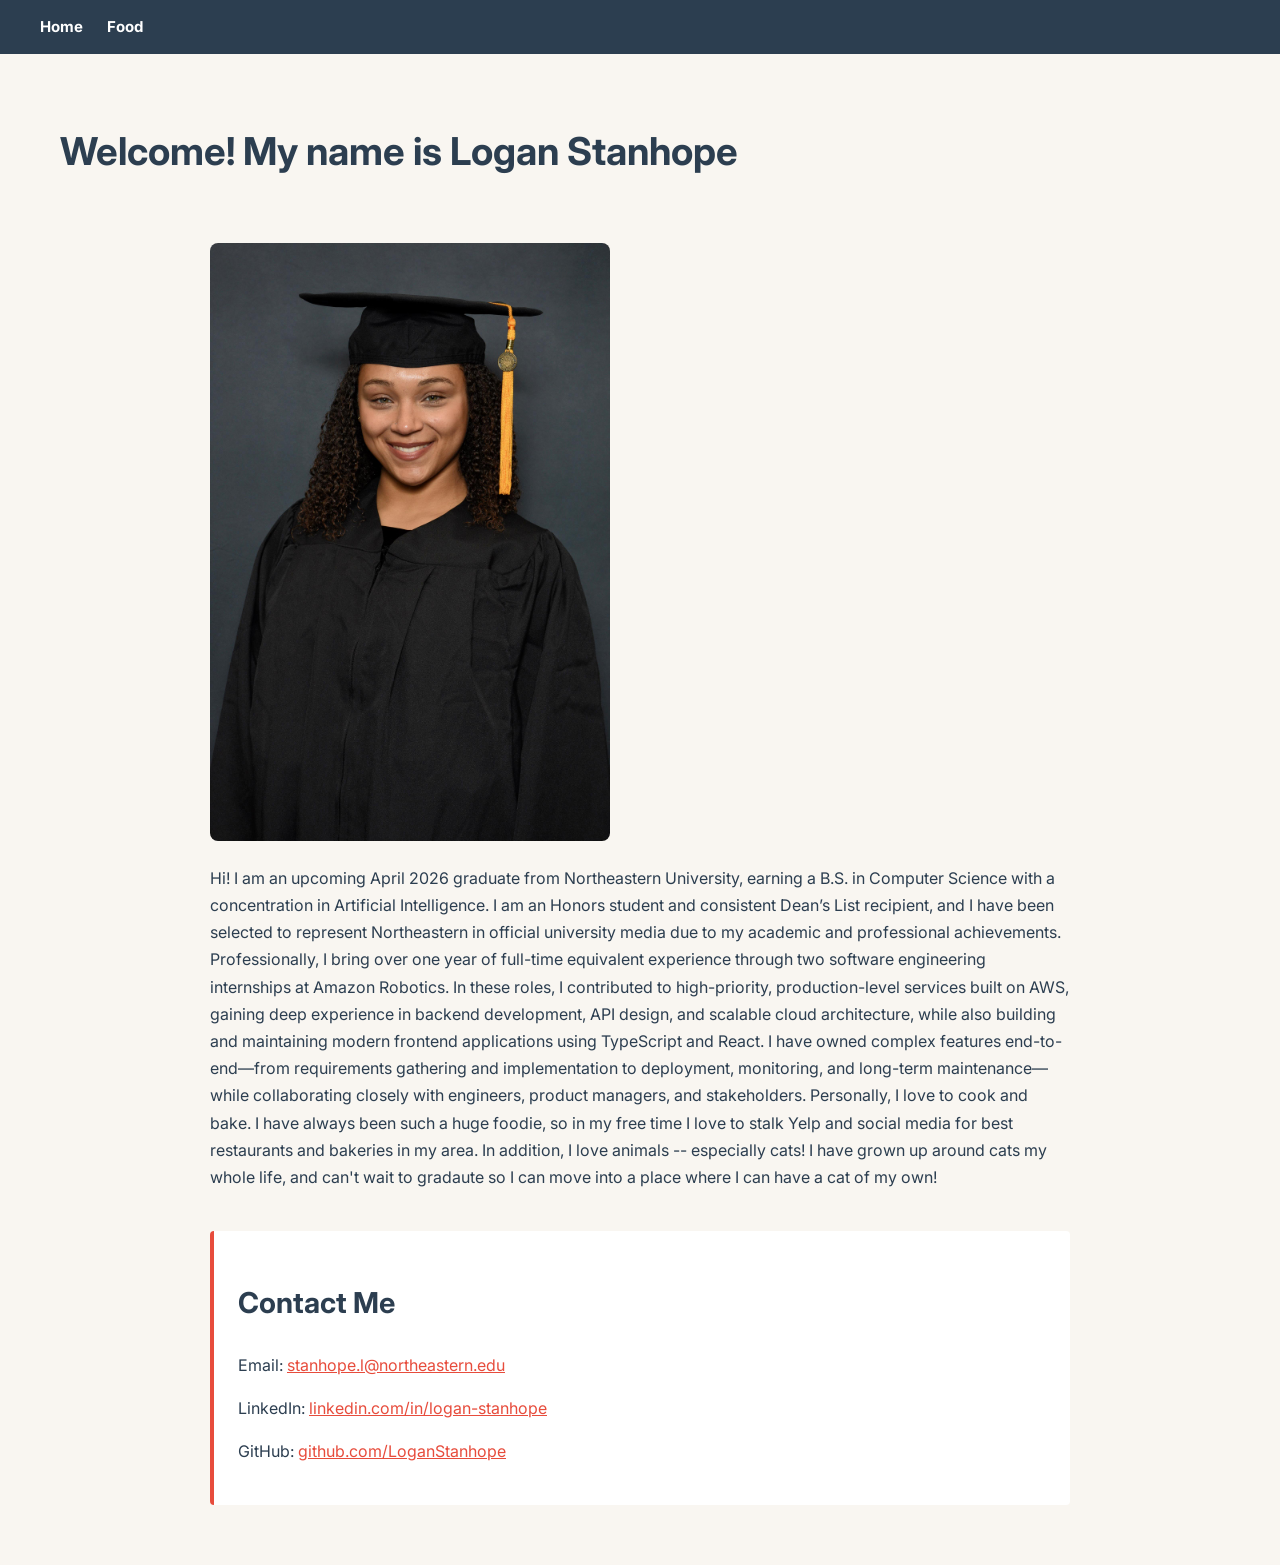
<file: index.html>
<!DOCTYPE html>
<html lang="en">
<head>
  <meta charset="UTF-8" />
  <meta name="viewport" content="width=device-width, initial-scale=1.0"/>
  <title>Your Name | Home</title>
  <link rel="stylesheet" href="style.css" />
  <!-- custom font from Google Fonts -->
  <link href="https://fonts.googleapis.com/css2?family=Inter:wght@400;700&display=swap" rel="stylesheet"/>
</head>
<body>

  <!-- nav-->
  <nav>
    <a href="index.html">Home</a>
    <a href="second-page.html">Food</a>
  </nav>

  <!-- main heading -->
  <header>
    <h1>Welcome! My name is Logan Stanhope</h1>
  </header>

  <main>
    <!-- image -->
    <img src="images/meInCapAndGown.jpg" alt="A photo of me graduating from Northeastern University" class="profile-img"/>

    <!-- 200+ word intro-->
    <section class="intro">
      <p>
        Hi! I am an upcoming April 2026 graduate from Northeastern University, earning a B.S. 
        in Computer Science with a concentration in Artificial Intelligence. I am an Honors student 
        and consistent Dean’s List recipient, and I have been selected to represent Northeastern in
       official university media due to my academic and professional achievements.
       Professionally, I bring over one year of full-time equivalent experience through two software 
       engineering internships at Amazon Robotics. In these roles, I contributed to high-priority,
        production-level services built on AWS, gaining deep experience in backend development, API design,
         and scalable cloud architecture, while also building and maintaining modern frontend applications 
         using TypeScript and React. I have owned complex features end-to-end—from requirements gathering 
         and implementation to deployment, monitoring, and long-term maintenance—while collaborating 
         closely with engineers, product managers, and stakeholders. Personally, I love to cook and bake. I 
         have always been such a huge foodie, so in my free time I love to stalk Yelp and social media for
         best restaurants and bakeries in my area. In addition, I love animals -- especially cats! I have grown
         up around cats my whole life, and can't wait to gradaute so I can move into a place where I can have a cat of my own!
 
      </p>
    </section>

    <!-- contact section -->
    <section class="contact">
      <h2>Contact Me</h2>
      <p>Email: <a href="mailto:stanhope.l@northeastern.edu">stanhope.l@northeastern.edu</a></p>
      <p>LinkedIn: <a href="https://www.linkedin.com/in/logan-stanhope/" target="_blank">linkedin.com/in/logan-stanhope</a></p>
      <p>GitHub: <a href="https://github.com/LoganStanhope" target="_blank">github.com/LoganStanhope</a></p>
    </section>
  </main>

</body>
</html>
</file>
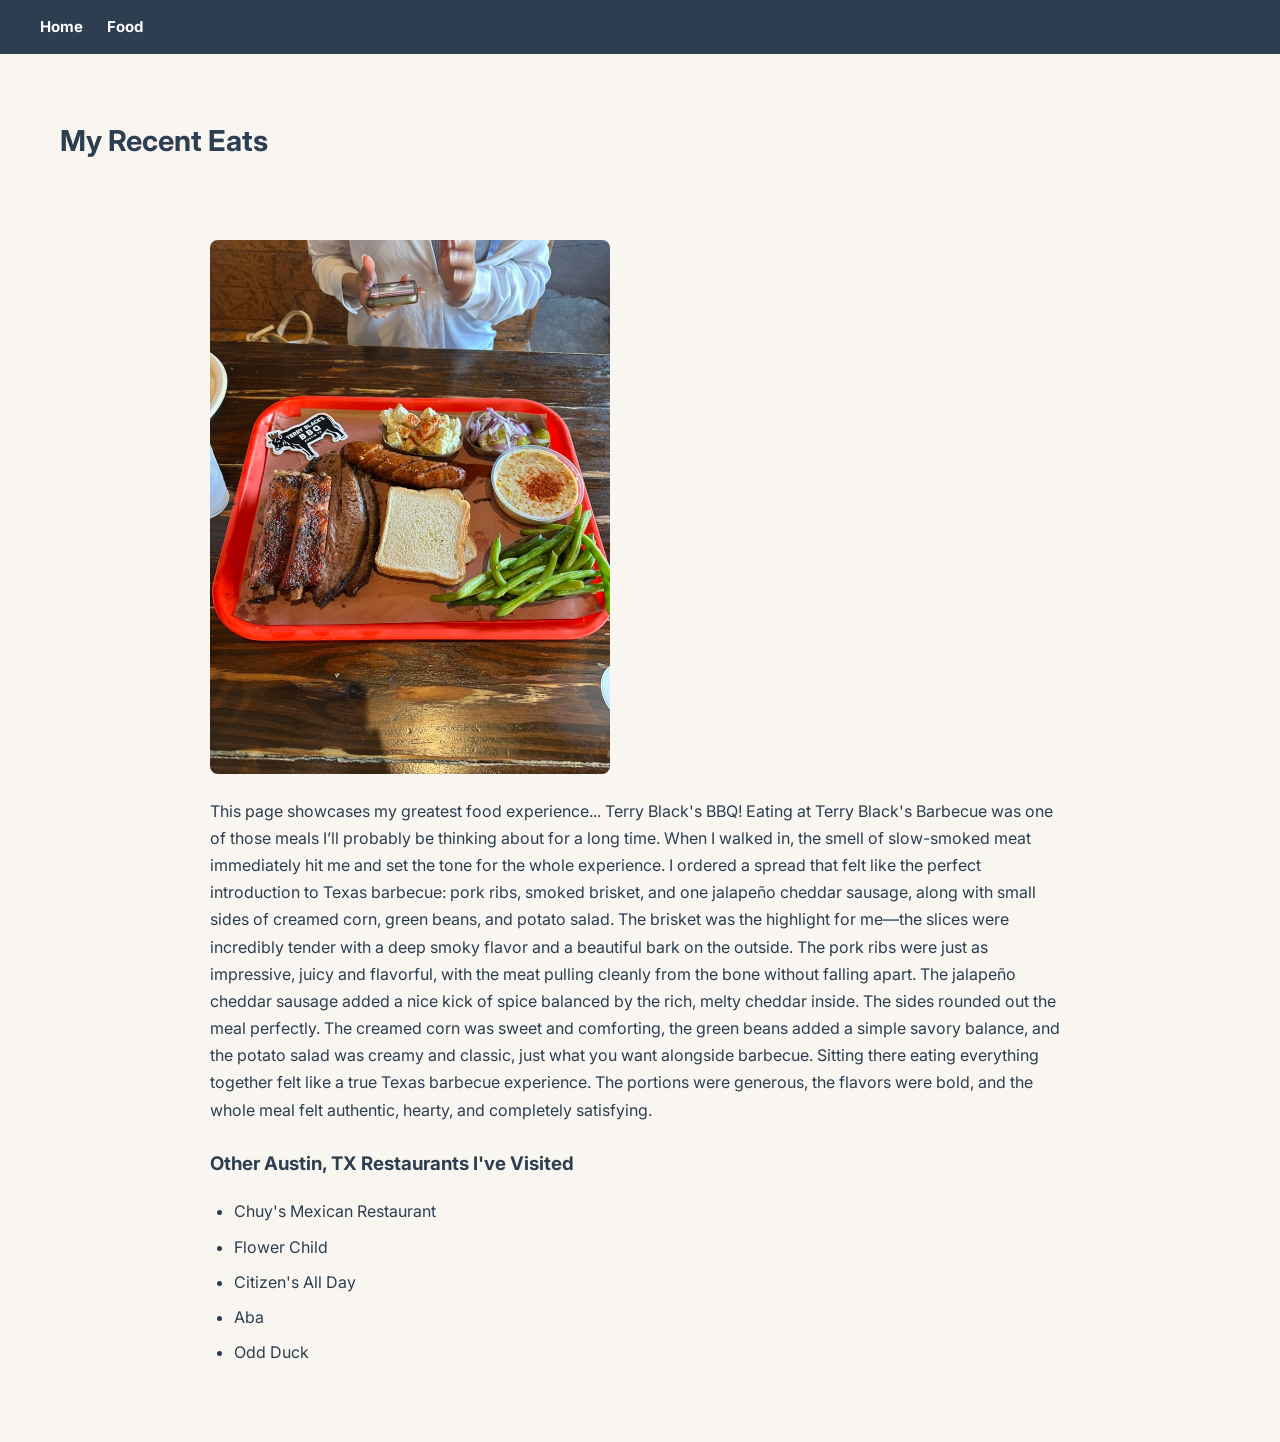
<file: second-page.html>
<!DOCTYPE html>
<html lang="en">
<head>
  <meta charset="UTF-8"/>
  <title>Your Name | Projects</title>
  <link rel="stylesheet" href="style.css"/>
  <link href="https://fonts.googleapis.com/css2?family=Inter:wght@400;700&display=swap" rel="stylesheet"/>
</head>
<body>

  <nav>
    <a href="index.html">Home</a>
    <a href="second-page.html">Food</a>
  </nav>

  <header>
    <!-- smaller heading than h1 on homepage -->
    <h2>My Recent Eats</h2>
  </header>

  <main>
    <img src="images/food.jpeg" alt="Picture of my food" class="food-img"/>

    <!-- 200+ word description (satisfies the descriptive text requirement) -->
    <section class="description">
      <p>
        This page showcases my greatest food experience... Terry Black's BBQ!
        Eating at Terry Black's Barbecue was one of those meals I’ll probably be thinking about for a 
        long time. When I walked in, the smell of slow-smoked meat immediately hit me and 
        set the tone for the whole experience. I ordered a spread that felt like the perfect 
        introduction to Texas barbecue: pork ribs, smoked brisket, and one jalapeño cheddar sausage, 
        along with small sides of creamed corn, green beans, and potato salad. The brisket was the 
        highlight for me—the slices were incredibly tender with a deep smoky flavor and a beautiful bark
         on the outside. The pork ribs were just as impressive, juicy and flavorful, with the meat 
         pulling cleanly from the bone without falling apart. The jalapeño cheddar sausage added a nice 
         kick of spice balanced by the rich, melty cheddar inside. The sides rounded out the meal perfectly.
          The creamed corn was sweet and comforting, the green beans added a simple savory balance,
           and the potato salad was creamy and classic, just what you want alongside barbecue. 
           Sitting there eating everything together felt like a true Texas barbecue experience. 
           The portions were generous, the flavors were bold, and the whole meal felt authentic,
            hearty, and completely satisfying.

      </p>
    </section>

    <!-- list -->
    <section>
      <h3>Other Austin, TX Restaurants I've Visited</h3>
      <ul>
        <li>Chuy's Mexican Restaurant</li>
        <li>Flower Child</li>
        <li>Citizen's All Day</li>
        <li>Aba</li>
        <li>Odd Duck</li>
      </ul>
    </section>
  </main>

</body>
</html>
</file>
<file: style.css>
/* 1. Custom font/typography */
body {
  font-family: 'Inter', sans-serif;
  font-size: 16px;
  line-height: 1.7;
}

/* 2. Cohesive color scheme */
:root {
  --bg-color: #f9f6f1;
  --primary: #2c3e50;
  --accent: #e74c3c;
  --nav-bg: #2c3e50;
  --nav-text: #ffffff;
  --link-color: #e74c3c;
}

body {
  background-color: var(--bg-color);
  color: var(--primary);
  margin: 0;
  padding: 0;
}

a {
  color: var(--link-color);
}

/* 3. Custom margins, padding, and layout */
nav {
  background-color: var(--nav-bg);
  padding: 14px 40px;
  display: flex;
  gap: 24px;
}

nav a {
  color: var(--nav-text);
  text-decoration: none;
  font-weight: 700;
  font-size: 15px;
}

nav a:hover {
  text-decoration: underline;
}

header {
  padding: 40px 60px 10px;
}

h1 {
  font-size: 2.4rem;
  margin-bottom: 8px;
}

h2 {
  font-size: 1.8rem;
}

main {
  max-width: 860px;
  margin: 0 auto;
  padding: 20px 40px 60px;
}

.profile-img, .food-img {
  width: 100%;
  max-width: 400px;
  border-radius: 8px;
  margin: 20px 0;
  display: block;
}

.intro, .description {
  margin: 24px 0;
}

.contact {
  margin-top: 40px;
  padding: 24px;
  background-color: #fff;
  border-left: 4px solid var(--accent);
  border-radius: 4px;
}

ul {
  padding-left: 24px;
}

ul li {
  margin-bottom: 8px;
}
</file>
